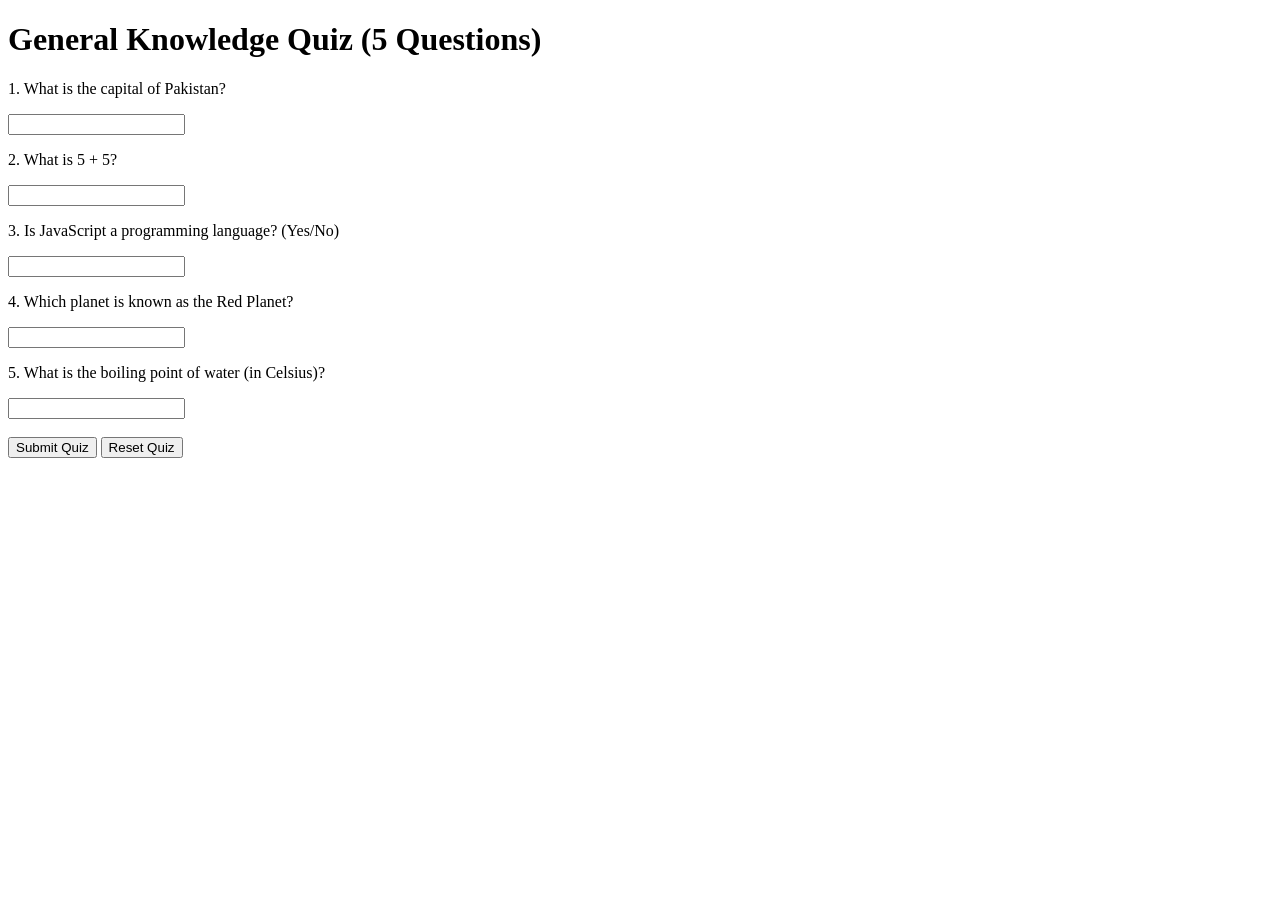
<file: index.html>
<!DOCTYPE html>
<html>
<head>
    <title>Task 1: 5-Question Dynamic Quiz</title>
</head>
<body>
    <h1>General Knowledge Quiz (5 Questions)</h1>

    <div id="quiz-box">
        <p>1. What is the capital of Pakistan?</p>
        <input type="text" id="q1">

        <p>2. What is 5 + 5?</p>
        <input type="number" id="q2">

        <p>3. Is JavaScript a programming language? (Yes/No)</p>
        <input type="text" id="q3">

        <p>4. Which planet is known as the Red Planet?</p>
        <input type="text" id="q4">

        <p>5. What is the boiling point of water (in Celsius)?</p>
        <input type="number" id="q5">
    </div>

    <br>
    <button onclick="checkQuiz()">Submit Quiz</button>
    <button onclick="resetQuiz()">Reset Quiz</button>

    <h2 id="scoreDisplay"></h2>
    <p id="feedbackMessage"></p>

    <script src="script.js"></script>
</body>
</html>
</file>
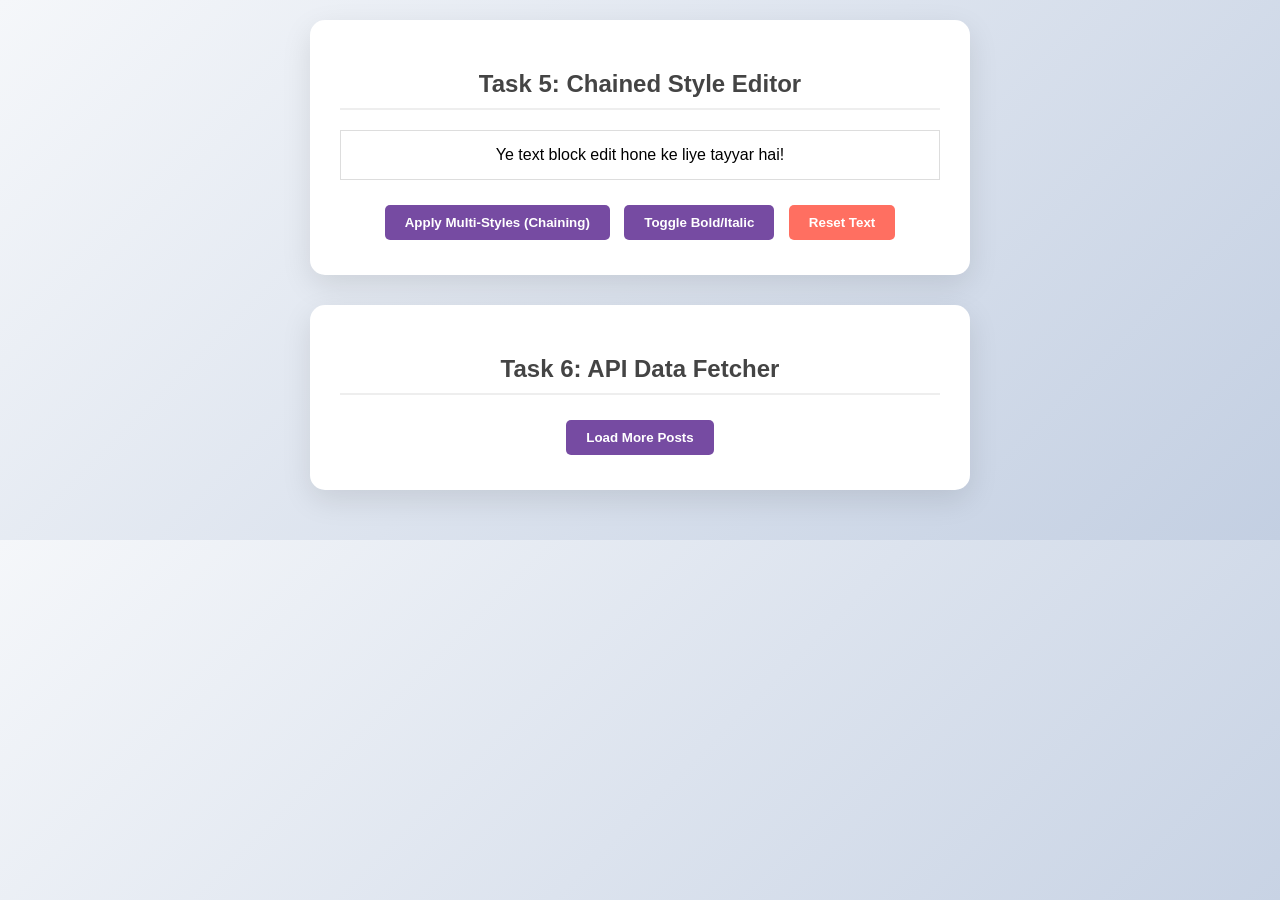
<file: Lab-04/Task3/index.html>
<!DOCTYPE html>
<html lang="en">
<head>
    <meta charset="UTF-8">
    <title>jQuery Lab Tasks</title>
    <script src="https://code.jquery.com/jquery-3.7.1.min.js"></script>
    <link rel="stylesheet" href="styyle.css">
</head>
<body>

    <div class="container">
        <h2>Task 5: Chained Style Editor</h2>
        <p id="textBlock">Ye text block edit hone ke liye tayyar hai!</p>
        
        <button id="btnStyle">Apply Multi-Styles (Chaining)</button>
        <button id="btnToggle">Toggle Bold/Italic</button>
        <button id="btnReset">Reset Text</button>
    </div>

    <div class="container">
        <h2>Task 6: API Data Fetcher</h2>
        <ul id="postList">
            </ul>
        <button id="loadMore">Load More Posts</button>
    </div>

    <script>
    $(document).ready(function(){
        
        // --- Task 5: Chaining Logic ---
        $("#btnStyle").click(function(){
            // Chaining: Ek hi line mein multiple CSS changes
            $("#textBlock")
                .css("color", "white")
                .css("background-color", "#333")
                .css("font-size", "22px")
                .css("border-radius", "10px")
                .hide(200).show(500); // Animation bhi add kar di
        });

        $("#btnToggle").click(function(){
            $("#textBlock").toggleClass("fancy-text");
        });

        $("#btnReset").click(function(){
            $("#textBlock").attr("style", "").removeClass("fancy-text");
        });


        // --- Task 6: API Fetcher Logic ---
        let postLimit = 2; // Shuru mein 2 posts

        function fetchPosts() {
            $.ajax({
                url: "https://jsonplaceholder.typicode.com/posts",
                method: "GET",
                data: { _limit: postLimit },
                success: function(response) {
                    $("#postList").empty(); // Purani list saaf karein
                    
                    // Loop through data
                    $.each(response, function(i, post) {
                        $("#postList").append(`
                            <li class="post-item">
                                <strong>${post.title.toUpperCase()}</strong>
                                <p>${post.body}</p>
                            </li>
                        `);
                    });
                },
                error: function() {
                    alert("Data load nahi ho saka!");
                }
            });
        }

        // Page load hote hi posts dikhao
        fetchPosts();

        // Load More button click par limit barhao
        $("#loadMore").click(function(){
            postLimit += 2; 
            fetchPosts();
        });

    });
    </script>

</body>
</html>
</file>
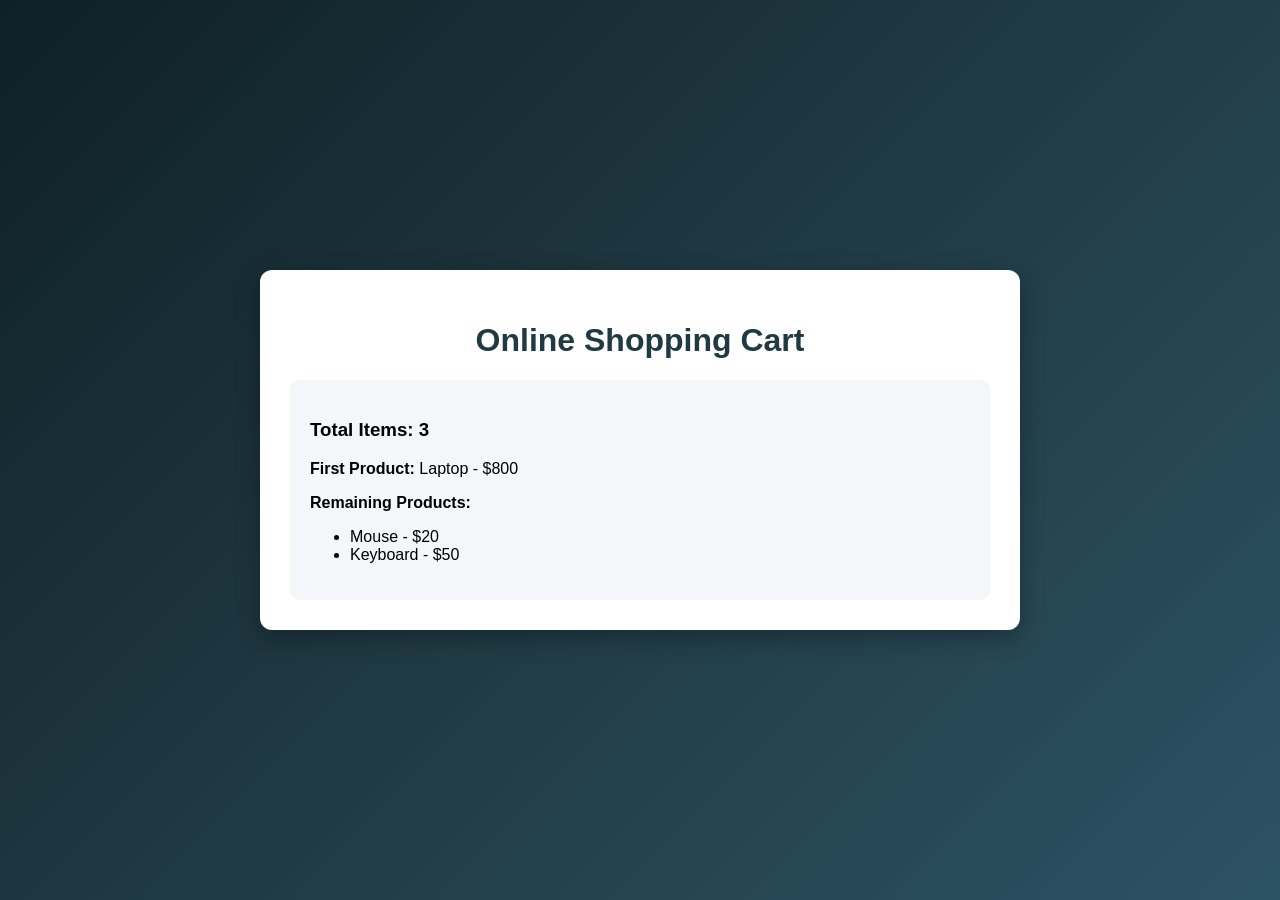
<file: Lab_03-ES6-JS/.vscode/Task2/index.html>
<!DOCTYPE html>
<html lang="en">
<head>
    <meta charset="UTF-8">
    <title>Online Shopping Cart</title>
    <link rel="stylesheet" href="style.css">
</head>
<body>

    <div class="container">
        <h1>Online Shopping Cart</h1>
        <div id="output"></div>
    </div>

    <script src="script.js"></script>
</body>
</html>
</file>
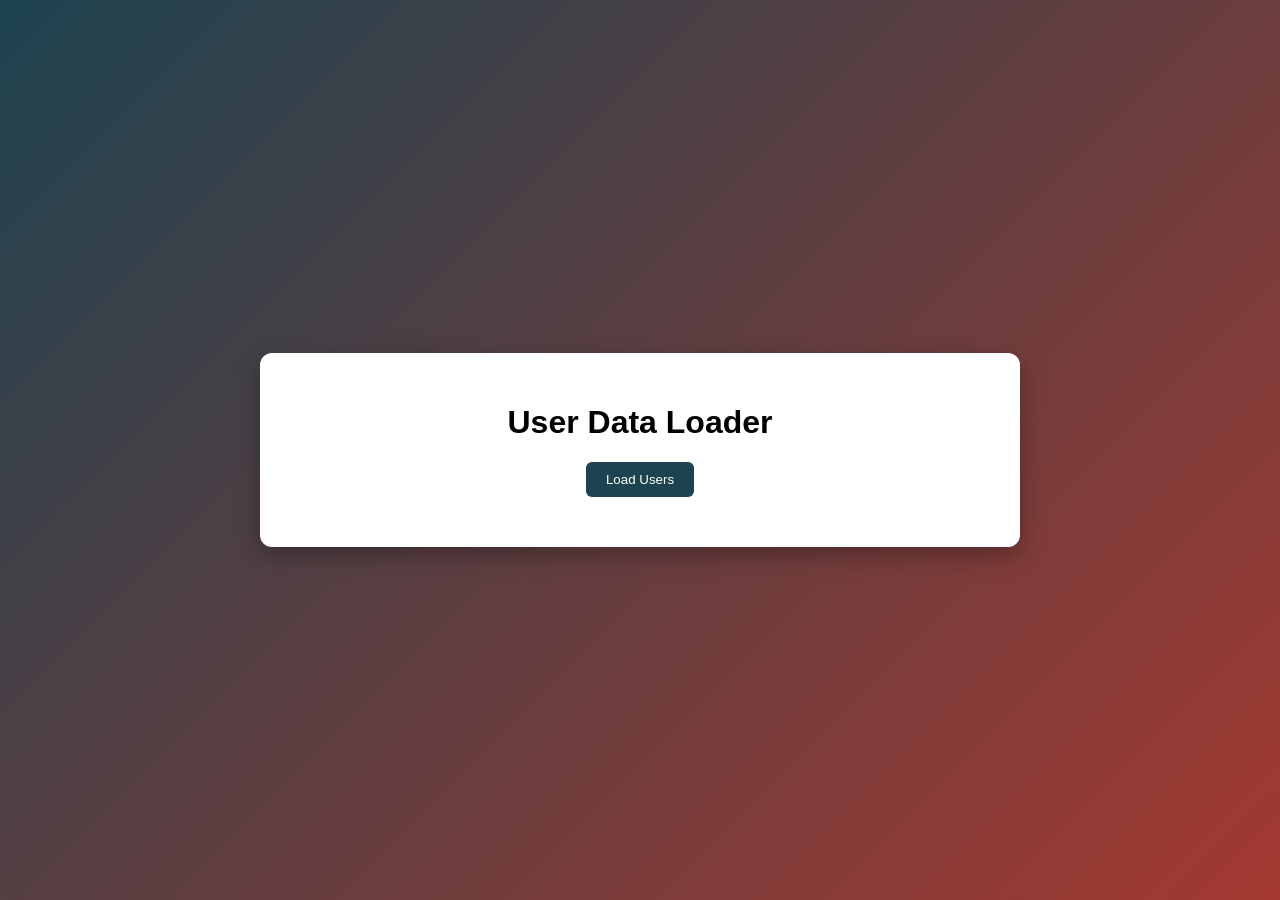
<file: Lab_03-ES6-JS/.vscode/TAsk3/index.html>
<!DOCTYPE html>
<html lang="en">
<head>
    <meta charset="UTF-8">
    <title>Asynchronous Data Loader</title>
    <link rel="stylesheet" href="style.css">
</head>
<body>

    <div class="container">
        <h1>User Data Loader</h1>
        <button onclick="loadUsers()">Load Users</button>
        <div id="result"></div>
    </div>

    <script src="script.js"></script>
</body>
</html>
</file>
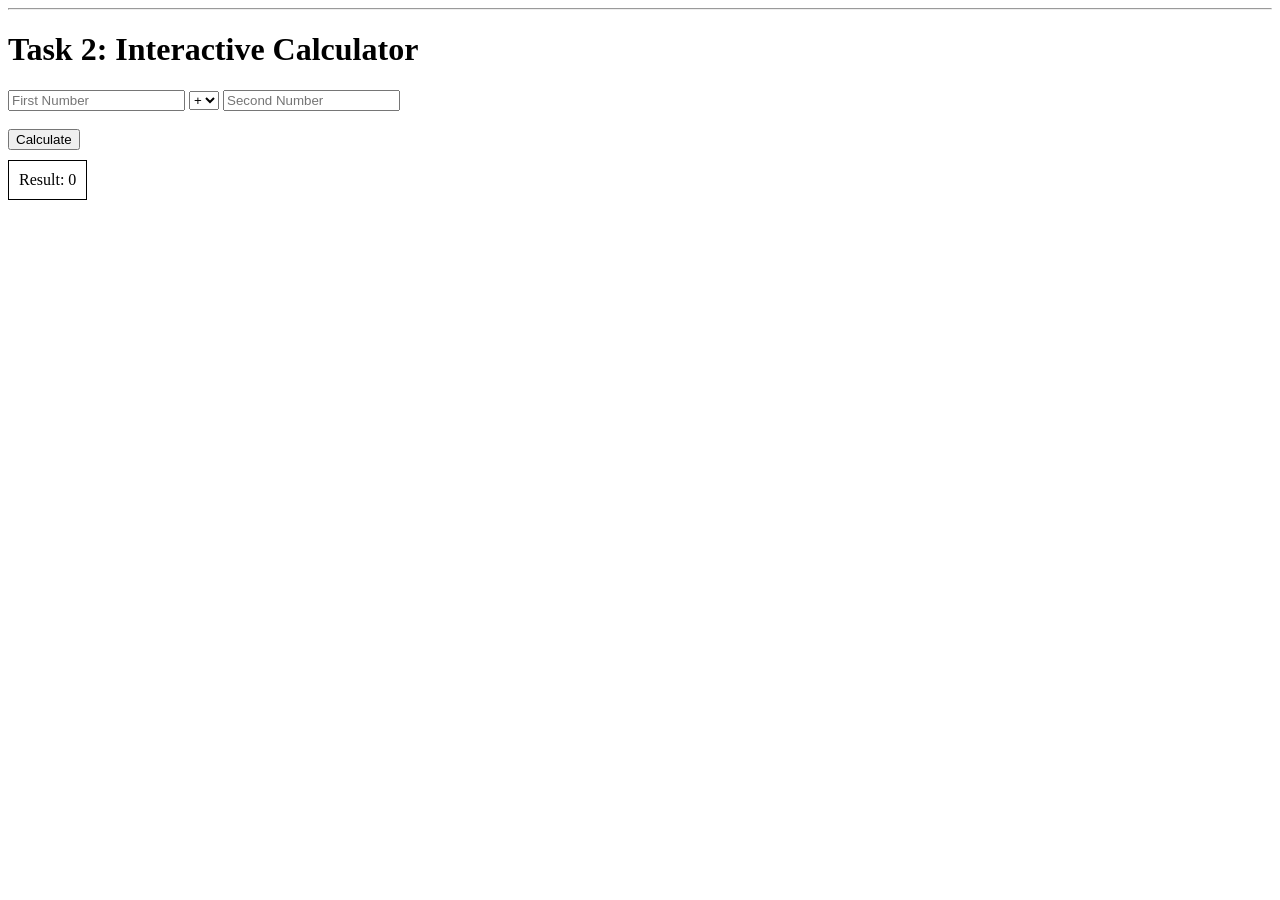
<file: task2.html>
<!DOCTYPE html>
<html>
<head>
    <title>Task 2</title>
</head>
<body>
<hr>
<h1>Task 2: Interactive Calculator</h1>

<div id="calculator-box">
    <input type="number" id="num1" placeholder="First Number">
    
    <select id="operation">
        <option value="add">+</option>
        <option value="subtract">-</option>
        <option value="multiply">*</option>
        <option value="divide">/</option>
    </select>

    <input type="number" id="num2" placeholder="Second Number">
    
    <br><br>
    <button onclick="calculate()">Calculate</button>

    <div id="resultBox" style="padding: 10px; margin-top: 10px; border: 1px solid #000; width: fit-content;">
        Result: <span id="calcResult">0</span>

       
    </div>
</div>
    <script src="task2.js"></script>
</body>
</html>
</file>
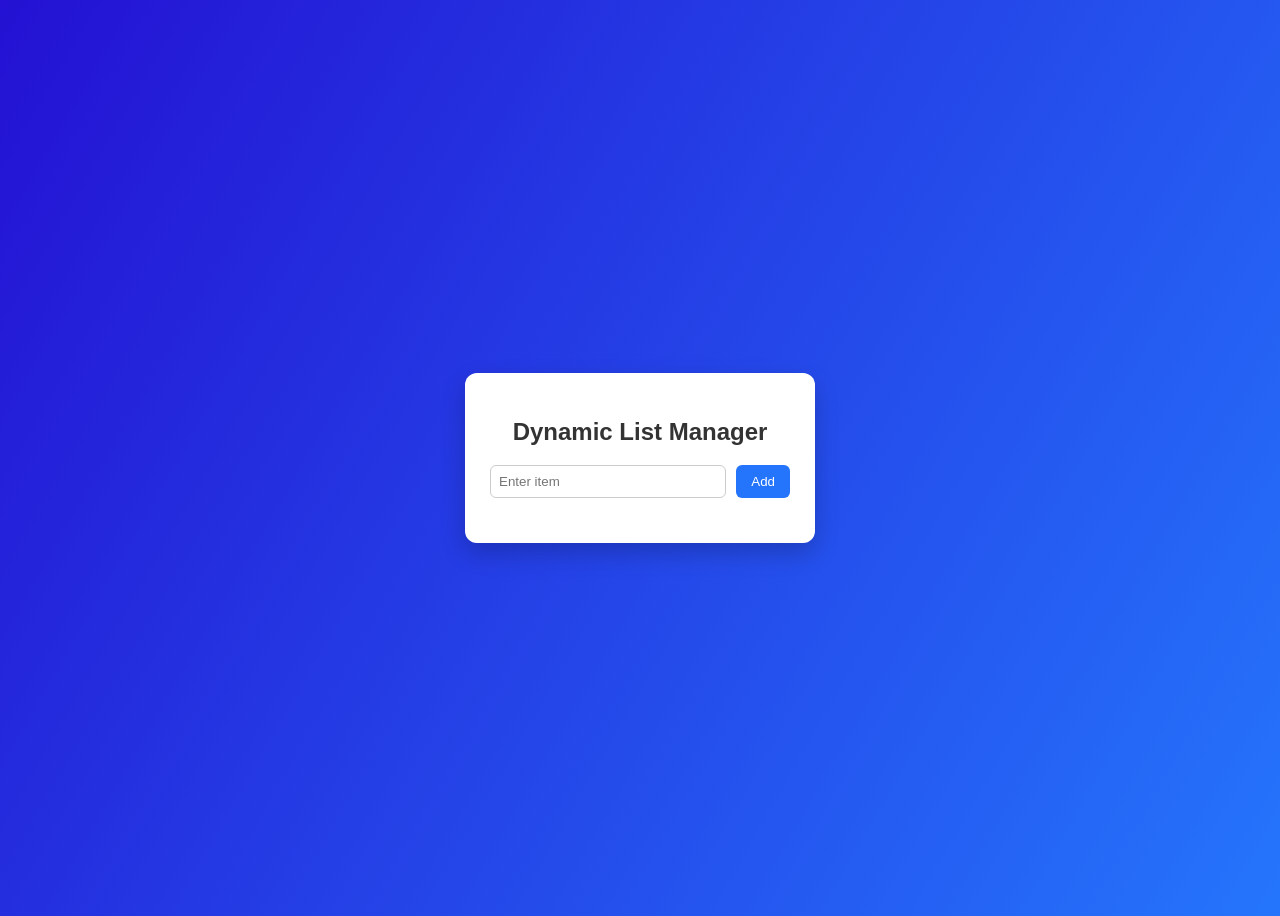
<file: Lab-04/Task1/task1.html>
<!DOCTYPE html>
<html>
<head>
    <title>Dynamic List Manager</title>

    <!-- CSS Link -->
    <link rel="stylesheet" href="style.css">
</head>
<body>

<div class="container">

    <h2>Dynamic List Manager</h2>

    <div class="input-group">
        <input type="text" id="itemInput" placeholder="Enter item">
        <button id="addBtn">Add</button>
    </div>

    <ul id="itemList"></ul>

</div>

<!-- jQuery CDN -->
<script src="https://code.jquery.com/jquery-3.7.1.min.js"></script>

<!-- jQuery Script -->
<script>
$(document).ready(function(){

    $("#addBtn").click(function(){
        let item = $("#itemInput").val();
        if(item !== ""){
            $("#itemList").append(
                "<li>" + item + 
                "<button class='deleteBtn'>Delete</button></li>"
            );
            $("#itemInput").val("");
        }
    });

    $(document).on("click", ".deleteBtn", function(){
        $(this).parent().remove();
    });

});
</script>

</body>
</html>
</file>
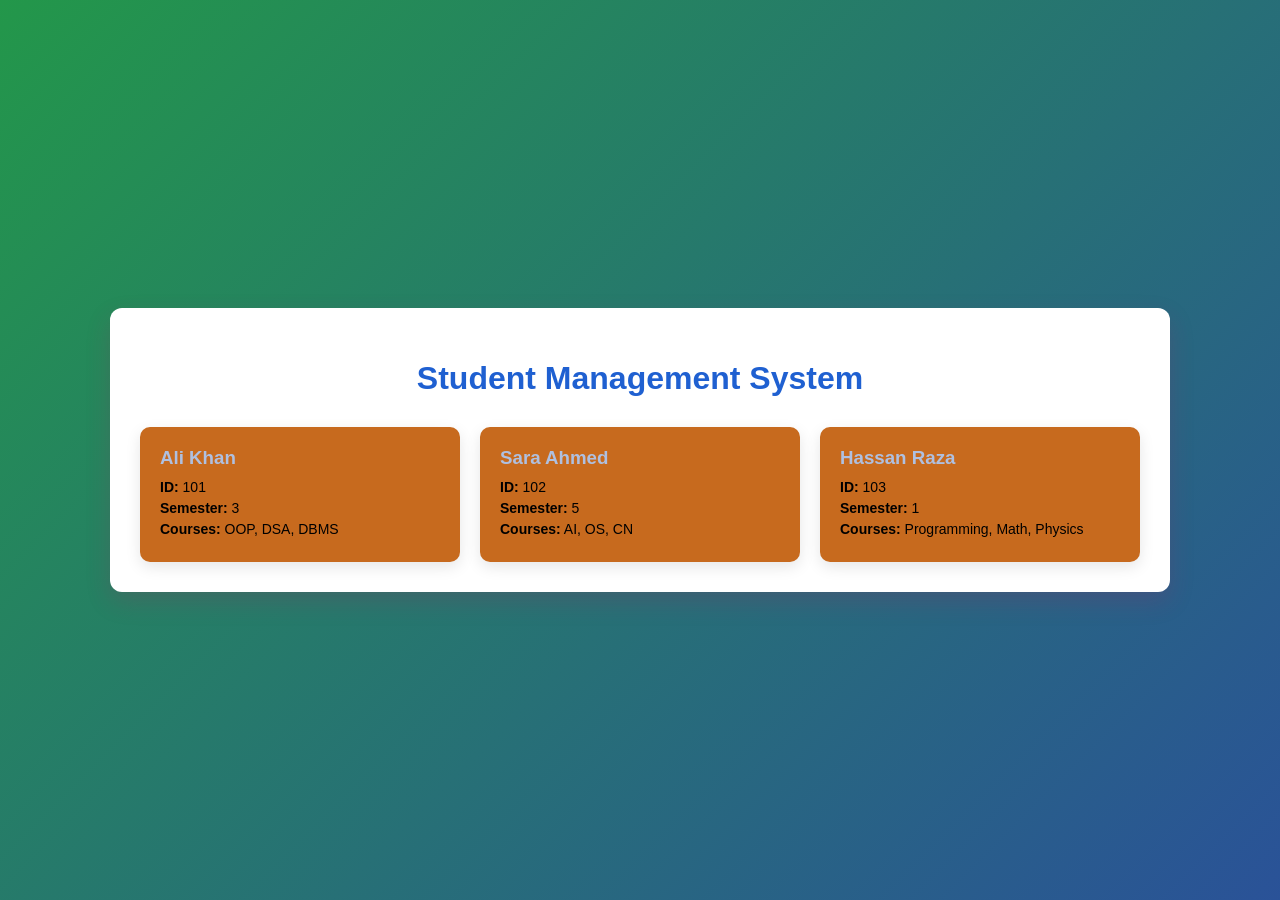
<file: Lab_03-ES6-JS/.vscode/Task1/student.html>
<!DOCTYPE html>
<html lang="en">
<head>
    <meta charset="UTF-8">
    <title>Student Management System</title>
    <link rel="stylesheet" href="style.css">
</head>
<body>

    <div class="container">
        <h1>Student Management System</h1>
        <div id="studentContainer" class="student-grid"></div>
    </div>

    <script src="student.js"></script>
</body>
</html>
</file>
<file: Lab-04/Task3/styyle.css>
body {
            font-family: 'Segoe UI', Tahoma, Geneva, Verdana, sans-serif;
            background: linear-gradient(135deg, #f5f7fa 0%, #c3cfe2 100%);
            margin: 0;
            padding: 20px;
            display: flex;
            flex-direction: column;
            align-items: center;
        }

        .container {
            background: white;
            width: 80%;
            max-width: 600px;
            padding: 30px;
            border-radius: 15px;
            box-shadow: 0 10px 30px rgba(0,0,0,0.1);
            margin-bottom: 30px;
            text-align: center;
        }

        h2 { color: #444; border-bottom: 2px solid #eee; padding-bottom: 10px; }

        /* Task 5 Styles */
        #textBlock {
            padding: 15px;
            border: 1px solid #ddd;
            margin: 20px 0;
            transition: all 0.3s ease;
        }
        .fancy-text {
            font-weight: bold;
            font-style: italic;
            text-decoration: underline;
        }

        /* Task 6 Styles */
        #postList {
            padding: 0;
            text-align: left;
        }
        .post-item {
            background: #fdfdfd;
            margin: 10px 0;
            padding: 15px;
            border-left: 5px solid #764ba2;
            list-style: none;
            border-radius: 4px;
            box-shadow: 0 2px 5px rgba(0,0,0,0.05);
        }

        button {
            padding: 10px 20px;
            margin: 5px;
            border: none;
            background: #764ba2;
            color: white;
            border-radius: 5px;
            cursor: pointer;
            font-weight: 600;
        }
        button:hover { background: #5a368c; }
        #btnReset { background: #ff6f61; }
</file>
<file: Lab_03-ES6-JS/.vscode/Task2/style.css>
body {
    margin: 0;
    font-family: Arial, sans-serif;
    background: linear-gradient(135deg, #0f2027, #203a43, #2c5364);
    display: flex;
    justify-content: center;
    align-items: center;
    height: 100vh;
}

.container {
    width: 80%;
    max-width: 700px;
    background: #ffffff;
    padding: 30px;
    border-radius: 12px;
    box-shadow: 0 8px 25px rgba(0,0,0,0.3);
}

h1 {
    text-align: center;
    color: #203a43;
}

.card {
    background: #f4f6f9;
    padding: 20px;
    border-radius: 10px;
    margin-top: 20px;
}
</file>
<file: Lab_03-ES6-JS/.vscode/TAsk3/style.css>
body {
    margin: 0;
    font-family: Arial, sans-serif;
    background: linear-gradient(135deg, #1d4350, #a43931);
    display: flex;
    justify-content: center;
    align-items: center;
    height: 100vh;
}

.container {
    width: 80%;
    max-width: 700px;
    background: white;
    padding: 30px;
    border-radius: 12px;
    text-align: center;
    box-shadow: 0 8px 25px rgba(0,0,0,0.3);
}

button {
    padding: 10px 20px;
    border: none;
    background: #1d4350;
    color: white;
    border-radius: 6px;
    cursor: pointer;
    margin-bottom: 20px;
}

button:hover {
    background: #16333d;
}

.user-card {
    background: #f4f4f4;
    padding: 10px;
    margin: 10px 0;
    border-radius: 6px;
}
</file>
<file: Lab-04/Task1/style.css>
/* Page Background */
body {
    font-family: Arial, sans-serif;
    background: linear-gradient(120deg, #2411d3, #2575fc);
    display: flex;
    justify-content: center;
    align-items: center;
    height: 100vh;
}

/* Main Container */
.container {
    background: white;
    padding: 25px;
    width: 300px;
    border-radius: 12px;
    box-shadow: 0 10px 25px rgba(0, 0, 0, 0.2);
}

/* Heading */
h2 {
    text-align: center;
    color: #333;
}

/* Input Section */
.input-group {
    display: flex;
    gap: 10px;
    margin-bottom: 20px;
}

#itemInput {
    flex: 1;
    padding: 8px;
    border-radius: 6px;
    border: 1px solid #ccc;
}

#itemInput:focus {
    border-color: #2575fc;
    outline: none;
}

/* Add Button */
#addBtn {
    background: #2575fc;
    color: white;
    border: none;
    padding: 8px 15px;
    border-radius: 6px;
    cursor: pointer;
    transition: 0.3s;
}

#addBtn:hover {
    background: #1a5ed9;
}

/* List Styling */
ul {
    list-style: none;
    padding: 0;
}

li {
    background: #f2f2f2;
    padding: 8px 12px;
    margin-bottom: 8px;
    border-radius: 6px;
    display: flex;
    justify-content: space-between;
    align-items: center;
    transition: 0.3s;
}

li:hover {
    background: #e0e7ff;
    transform: translateX(5px);
}

/* Delete Button */
.deleteBtn {
    background: red;
    color: white;
    border: none;
    padding: 4px 8px;
    border-radius: 4px;
    cursor: pointer;
}

.deleteBtn:hover {
    background: darkred;
}
</file>
<file: Lab_03-ES6-JS/.vscode/Task1/style.css>
body {
    margin: 0;
    font-family: 'Segoe UI', Tahoma, Geneva, Verdana, sans-serif;
    background: linear-gradient(135deg, #23974a, #2a5298);
    display: flex;
    justify-content: center;
    align-items: center;
    min-height: 100vh;
}

.container {
    width: 90%;
    max-width: 1000px;
    background: #ffffff;
    padding: 30px;
    border-radius: 12px;
    box-shadow: 0 10px 25px rgba(160, 35, 93, 0.2);
}

h1 {
    text-align: center;
    margin-bottom: 30px;
    color: #1f60d1;
}

.student-grid {
    display: grid;
    grid-template-columns: repeat(auto-fit, minmax(250px, 1fr));
    gap: 20px;
}

.student-card {
    background: #c76a1e;
    padding: 20px;
    border-radius: 10px;
    box-shadow: 0 5px 15px rgba(0,0,0,0.1);
    transition: transform 0.3s ease;
}

.student-card:hover {
    transform: translateY(-5px);
}

.student-card h3 {
    margin: 0 0 10px 0;
    color: #afc0e0;
}

.student-card p {
    margin: 5px 0;
    font-size: 14px;
}
</file>
